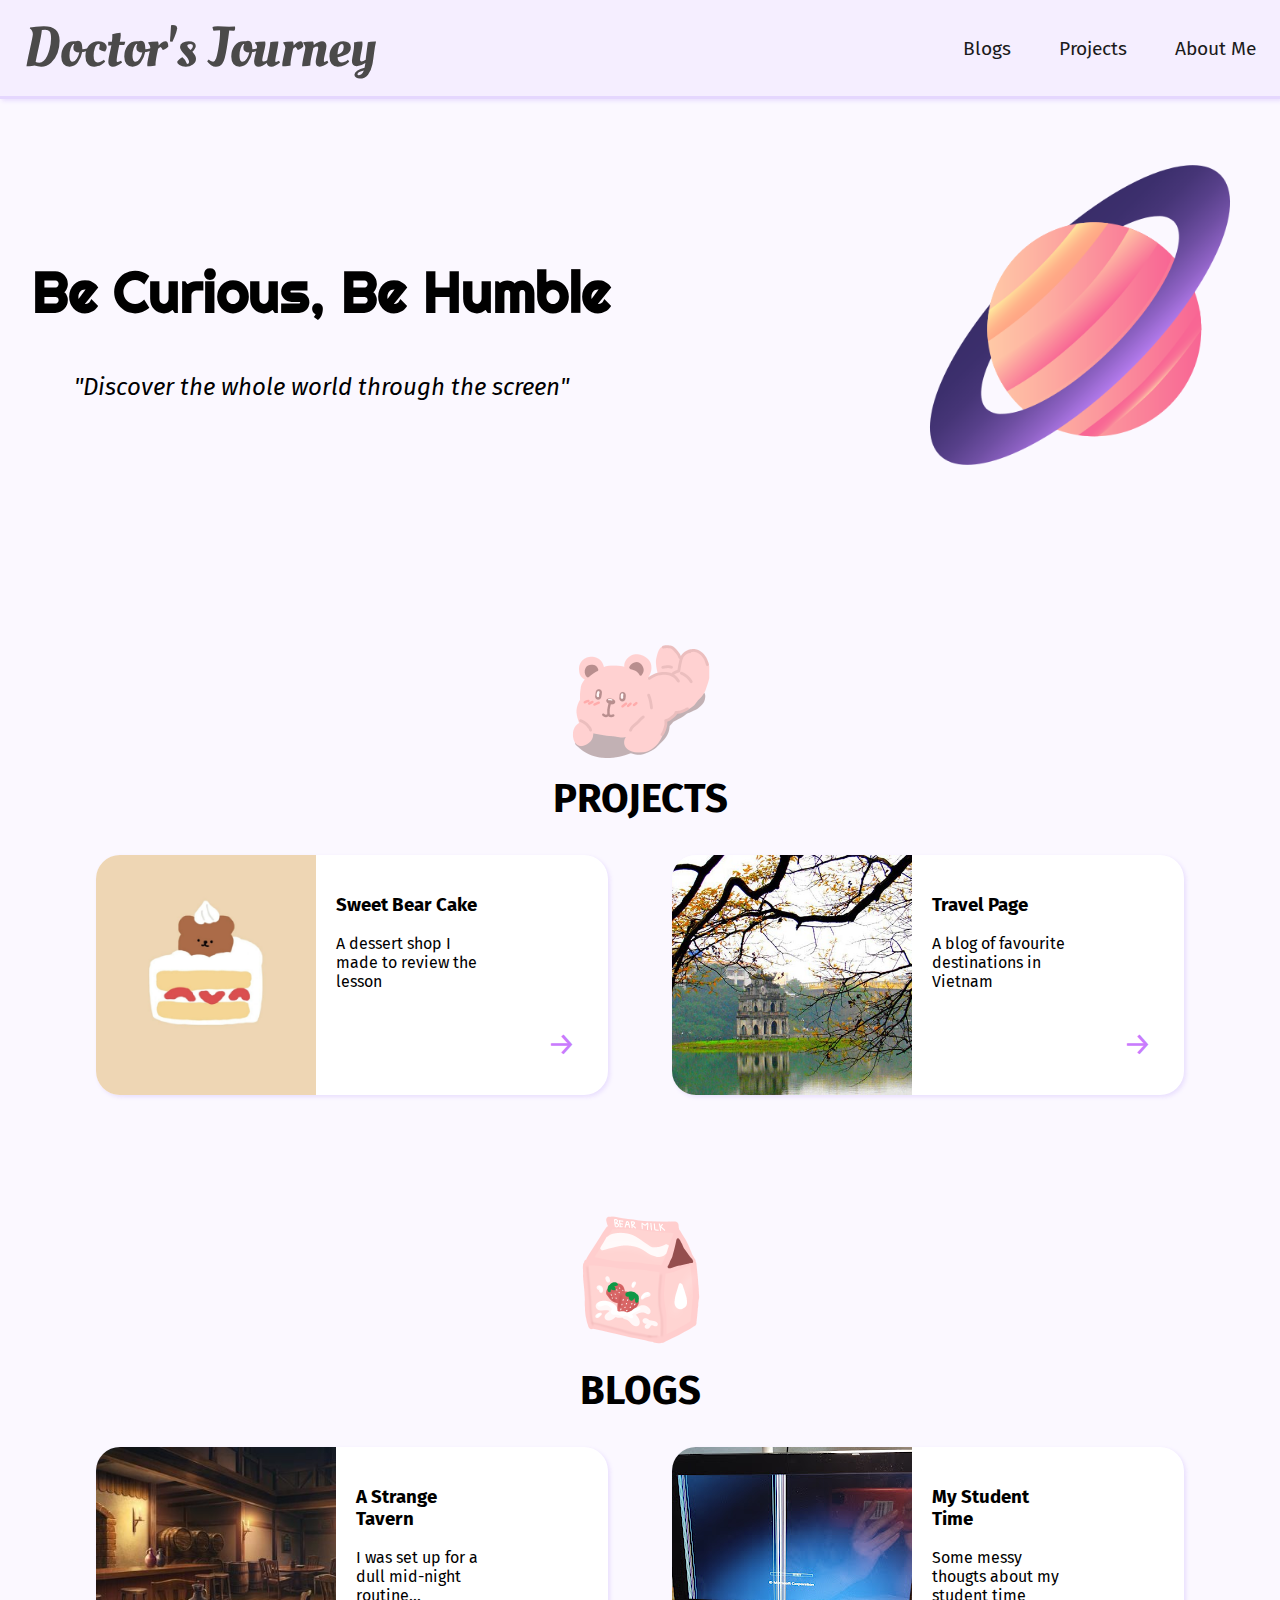
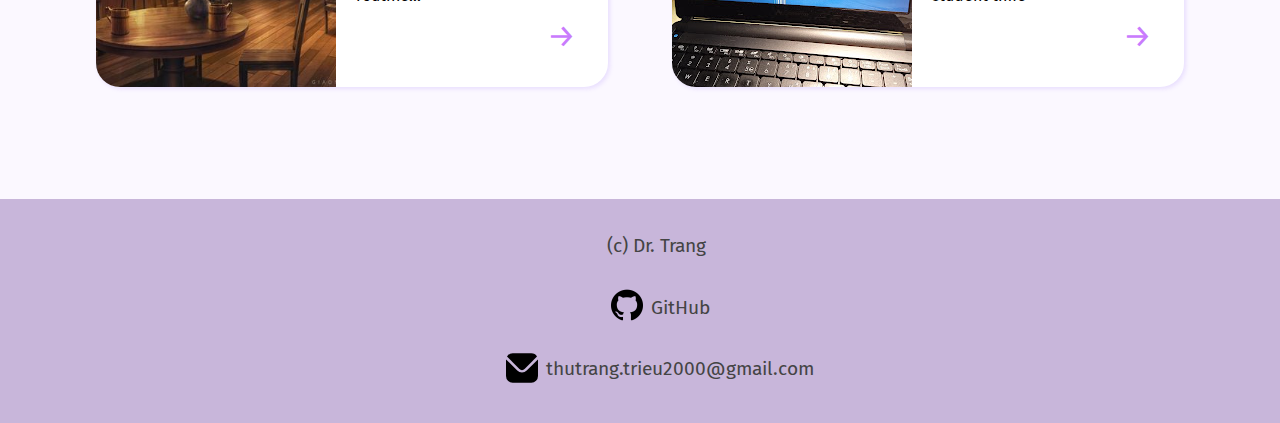
<file: index.html>
<!DOCTYPE html>
<html lang="en">
<head>
    <meta charset="UTF-8">
    <meta http-equiv="X-UA-Compatible" content="IE=edge">
    <meta name="viewport" content="width=device-width, initial-scale=1.0">
    <title>Doctor's Journey</title>
    <link rel="stylesheet" href="/styles/shared.css">
    <link rel="stylesheet" href="/styles/styles.css">
    <link rel="preconnect" href="https://fonts.googleapis.com">
    <link rel="preconnect" href="https://fonts.googleapis.com">
    <link rel="preconnect" href="https://fonts.gstatic.com" crossorigin>
    <link href="https://fonts.googleapis.com/css2?family=Calligraffitti&family=Fira+Sans&family=Oleo+Script&family=Raleway&family=Righteous&family=Roboto:wght@900&display=swap" rel="stylesheet">
</head>
<body>
    <header>
        <div id="logo">
            <a href="/index.html">Doctor's Journey</a>
        </div>
        <nav>
            <ul>
                <li>
                    <a href="https://chuchongamtrang.blogspot.com/">Blogs</a>
                </li>
                <li>
                    <a href="https://github.com/doctortrang">Projects</a>
                </li>
                <li>
                    <a href="/about.html">About Me</a>
                </li>
            </ul>
        </nav>
    </header>
    <main>
        <div id="greeting">
            <div id="quotation">
                <h2>Be Curious, Be Humble</h2>
                <p><i>"Discover the whole world through the screen"</i></p>
            </div>
            <div id="animation">
                <img src="/images/globe.png" alt="globe">
            </div>
        </div>
        <section class="highlight">
            <div class="highlight-title">
                <img src="/images/bear.jpg" alt="bear" class="top-images">
                <h2>Projects</h2>
            </div>
            <div id="added-block">
                <div id="highlight-section">
                    <img src="/images/background.jpg" alt="cake">
                    <div class="highlight-content">
                        <h3>Sweet Bear Cake</h3>
                        <p>A dessert shop I made to review the lesson</p>
                    </div>
                    <div id="explore">
                        <a href="https://doctortrang.github.io/food-shop/index/index.html">&#8594</a>
                    </div>  
                </div>
                <div id="highlight-section">
                    <img src="/images/hanoi.jpg" alt="hanoi">
                    <div class="highlight-content">
                        <h3>Travel Page</h3>
                        <p>A blog of favourite destinations in Vietnam</p>
                    </div>
                    <div id="explore">
                        <a href="https://doctortrang.github.io/travel-page/index.html">&#8594</a>
                    </div>  
                </div>
            </div>
        </section>
        <section class="highlight">
            <div class="highlight-title">
                <img src="/images/milk.jpg" alt="milk" class="top-images">
                <h2>Blogs</h2>
            </div>
            <div id="added-block">
                <div id="highlight-section">
                    <img src="/images/tavern.jpg" alt="tavern">
                    <div class="highlight-content">
                        <h3>A Strange Tavern</h3>
                        <p>I was set up for a dull mid-night routine...</p>
                    </div>
                    <div id="explore">
                        <a href="https://chuchongamtrang.blogspot.com/2021/09/a-strange-tavern.html">&#8594</a>
                    </div>  
                </div>
                <div id="highlight-section">
                    <img src="/images/oldlaptop.jpg" alt="oldlaptop">
                    <div class="highlight-content">
                        <h3>My Student Time</h3>
                        <p>Some messy thougts about my student time</p>
                    </div>
                    <div id="explore">
                        <a href="https://chuchongamtrang.blogspot.com/2022/12/thoi-sinh-vien-cua-toi.html">&#8594</a>
                    </div>  
                </div>
            </div>   
        </section>
    </main>
    <footer>
        <p>(c) Dr. Trang </p>
        <ul>
            <li>
                <a href="https://github.com/doctortrang"><img src="/images/github.png" alt="github"></a>
                <p>GitHub</p>
            </li>
            <li>
                <img src="/images/email.svg" alt="email">
                <p>thutrang.trieu2000@gmail.com</p> 
            </li>
        </ul>
    </footer>
</body>
</html>
</file>
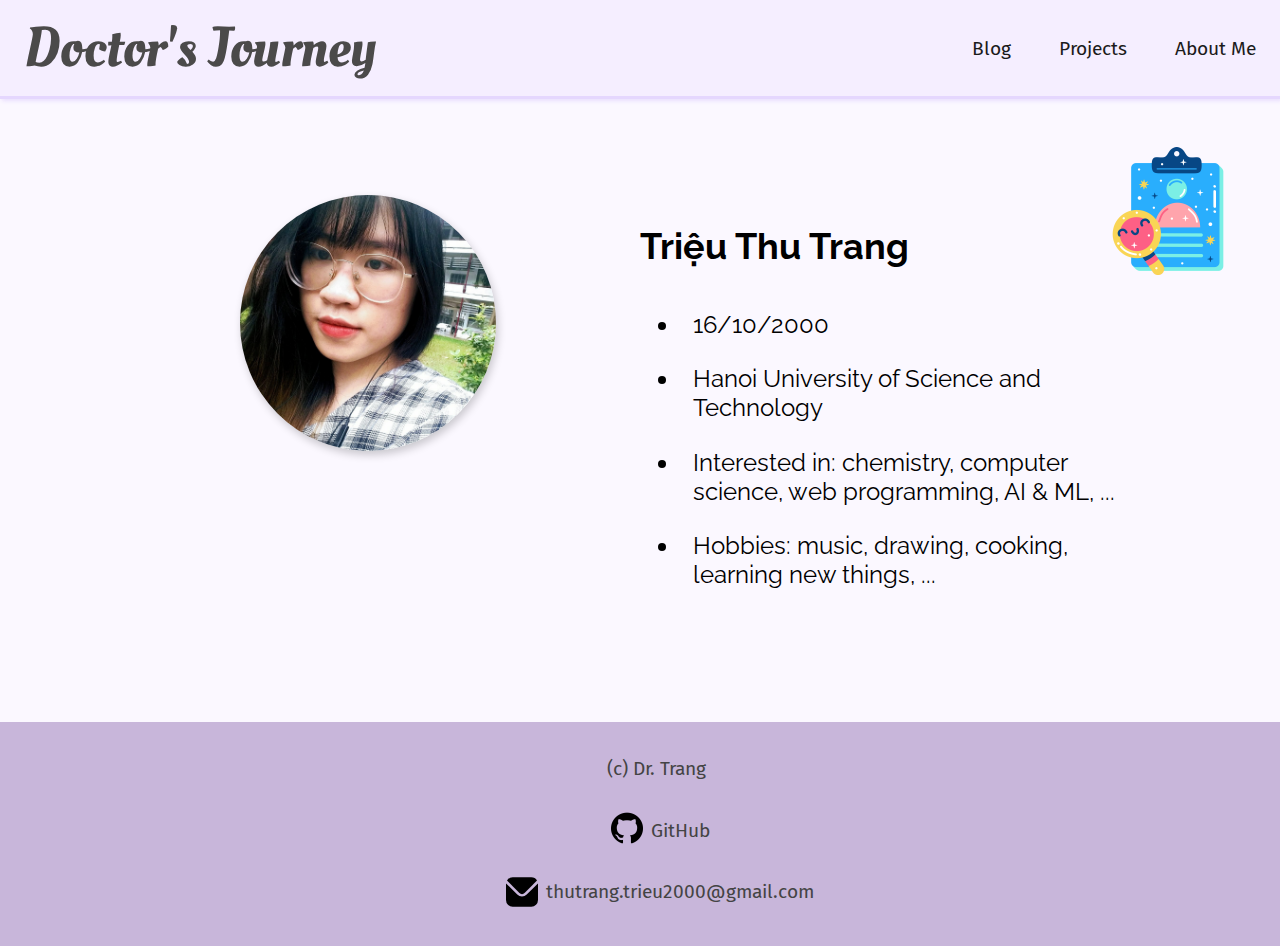
<file: about.html>
<!DOCTYPE html>
<html lang="en">
<head>
    <meta charset="UTF-8">
    <meta http-equiv="X-UA-Compatible" content="IE=edge">
    <meta name="viewport" content="width=device-width, initial-scale=1.0">
    <title>Doctor's Journey</title>
    <link rel="stylesheet" href="/styles/shared.css">
    <link rel="stylesheet" href="/styles/about.css">
    <link rel="preconnect" href="https://fonts.googleapis.com">
    <link rel="preconnect" href="https://fonts.googleapis.com">
    <link rel="preconnect" href="https://fonts.gstatic.com" crossorigin>
    <link href="https://fonts.googleapis.com/css2?family=Calligraffitti&family=Fira+Sans&family=Oleo+Script&family=Raleway&family=Righteous&family=Roboto:wght@900&display=swap" rel="stylesheet">
</head>
<body>
    <header>
        <div id="logo">
            <a href="/index.html">Doctor's Journey</a>
        </div>
        <nav>
            <ul>
                <li>
                    <a href="https://chuchongamtrang.blogspot.com/">Blog</a>
                </li>
                <li>
                    <a href="https://github.com/doctortrang">Projects</a>
                </li>
                <li>
                    <a href="/about.html">About Me</a>
                </li>

            </ul>
        </nav>
    </header>
    <main>
        <div id="intro">
            <img src="/images/my portrait.jpg" alt="portrait" id="portrait">
            <div id="intro-info">
                <img src="/images/cv.png" alt="">
                <h2>Triệu Thu Trang</h2>
                <ul>
                    <li>16/10/2000</li>
                    <li>Hanoi University of Science and Technology</li>
                    <li>Interested in: chemistry, computer science, web programming, AI & ML, ...</li>
                    <li>Hobbies: music, drawing, cooking, learning new things, ...</li>
                </ul>
            </div>
        </div>
        <div id="activities">
            <div id="hust">

            </div>
        </div>
    </main>
    <footer>
        <p>(c) Dr. Trang </p>
        <ul>
            <li>
                <a href="https://github.com/doctortrang"><img src="/images/github.png" alt="github"></a>
                <p>GitHub</p>
            </li>
            <li>
                <img src="/images/email.svg" alt="email">
                <p>thutrang.trieu2000@gmail.com</p> 
            </li>
        </ul>
    </footer>
</body>
</html>
</file>
<file: styles/shared.css>
body {
    font-family: 'Fira Sans', sans-serif;
    margin: 0;
    top: 0;
    left: 0;
    padding: 0;
    background-color: rgb(251, 248, 255);
}
header {
    background-color: rgb(245, 238, 255);
    border-bottom: 0.2rem solid rgba(167, 123, 248, 0.2);
    box-shadow: 2px 2px 4px rgba(167, 123, 248, 0.2);
    display: flex;
    flex-direction: row;
    justify-content: space-between;
    align-items: center;
    font-size: 1.2rem;
    height: 6rem;
    width: 100%;
}
#logo img {
    width: 6rem;
    height: 6rem;
}
#logo a {
    text-decoration: none;
    color: rgb(75, 74, 74);
    font-family: 'Oleo Script', cursive;
    font-size: 3.5rem;
    margin: 0 1.5rem;
}
header nav ul {
    list-style: none;
    display: flex;
    flex-direction: row;
    align-items: center;
    margin: 0;
    padding: 0;
}
header nav li {
    margin: 0 1.5rem;
}
header nav a {
    color: rgb(27, 27, 27);
    text-decoration: none;
}
header nav a:hover {
    color: black;
    background-color: rgb(228, 199, 255);
    box-shadow: 1px 1px 2px rgba(0, 0, 0, 0.2);
    border-radius: 1rem;
    padding: 0.5rem 1rem;
}
footer {
    width: 100%;
    font-size: 1.2rem;
    margin: 0;
    bottom: 0;
    padding: 1rem 1rem;
    height: 12rem;
    background-color: rgb(200, 182, 218);
}
footer p {
    text-align: center;
    color: rgb(68, 68, 68);
}
footer ul {
    list-style: none;
    margin: 0;
    padding: 0;
    display: flex;
    align-items: center;
    flex-direction: column;
}
footer li {
    display: flex;
    flex-direction: row;
    align-items: center;
}
footer img {
    width: 2rem;
    height: 2rem;
    padding: 0.5rem
}
@media (max-width: 48rem) {
    header {
        height: 3.5rem;
        font-size: 0.6rem;
    }
    #logo a {
        font-size: 1.25rem;
    }
    footer {
        font-size: 0.6rem;
        height: 8rem;
    }
}
</file>
<file: styles/styles.css>
main {
    margin-bottom: 5rem;
}
#greeting {
    width: 100%;
    margin: 1rem auto;
    display: flex;
    flex-direction: row;
    justify-content: space-between;
    align-items: center;
}
#quotation {
    text-align: center;
    padding-left: 2rem;
}
#quotation h2 {
    font-family: 'Righteous', cursive;
    font-size: 3.5rem;
}
#quotation p {
    font-size: 1.5rem;
}
#animation img {
    height: 25rem;
    width: 25rem;
    margin: 0;
    right: 0;
}
.top-images {
    margin: 0 auto;
    height: 15rem;
    width: 20rem;
    object-fit: cover;
    padding: 0;
}
section {
    margin: 0;
}
.highlight {
    width: 90%;
    margin: 0 auto;
}
.highlight-title {
    display: flex;
    flex-direction: column;
    align-items: center;
    justify-content: center;
}
.highlight h2 {
    text-transform: uppercase;
    font-size: 2.5rem;
    margin: 0;
}
.highlight-content {
    width: 100%;
    padding: 1.25rem;
    font-size: 1rem;
}
#added-block {
    display: flex;
    flex-direction: row;
    align-items: center;
    justify-content: space-between;
}
#highlight-section {
    margin: 2rem;
    width: 35rem;
    display: flex;
    flex-direction: row;
    justify-content: space-between;
    background-color: white;
    box-shadow: 2px 2px 4px rgba(167, 123, 248, 0.2);
    border-radius: 1.5rem;
    overflow: hidden;
}
#highlight-section img {
    width: 15rem;
    height: 15rem;
    object-fit: cover;
}
#explore {
    display: flex;
    align-items: end;
    padding: 2rem;
}
#explore a {
    text-decoration: none;
    font-size: 2rem;
    color: rgb(201, 123, 253);
}
@media (max-width: 48rem) {
    #greeting {
        flex-direction: column;
        justify-content: center;
        padding: 0;
    }
    #quotation {
        padding: 0;
    }
    #quotation h2 {
        font-size: 1.5rem;
    }
    #quotation p {
        font-size: 0.6rem;
    }
    #animation img {
        width: 10rem;
        height: 10rem;
        padding: 0 2rem;
    }
    .top-images {
        width: 10rem;
        height: 10rem;
    }
    .highlight h2 {
        font-size: 1.25rem;
    }
    #added-block {
        flex-direction: column;
    }
    #highlight-section {
        width: 20rem;
    }
    .highlight h2 {
        font-size: 1rem;
    }
    .highlight-content {
        font-size: 0.5rem;
    }
    #highlight-section img {
        width: 8rem;
        height: 8rem;
    }
    #explore a {
        font-size: 1rem;
    }
    #more a {
        font-size: 1rem;
    }
}
</file>
<file: styles/about.css>
#intro {
    margin: 6rem auto;
    display: flex;
    font-size: 0.5rem;
    font-family: 'Raleway';
}
#portrait {
    height: 16rem;
    width: 16rem;
    border-radius: 100%;
    margin-left: 15rem;
    box-shadow: 2px 4px 8px rgba(0, 0, 0, 0.2);
}
#intro-info {
    margin-left: 6rem;
    margin-right: 6rem;
    padding-left: 3rem;
    padding-right: 3rem;
    font-size: 1.5rem;
}
#intro-info img {
    height: 8rem;
    width: 8rem; 
    margin-top: -3rem;
    right: 3rem;
    position: fixed;
}

img {}
#intro-info li {
    padding: 0.8rem;
}
</file>
